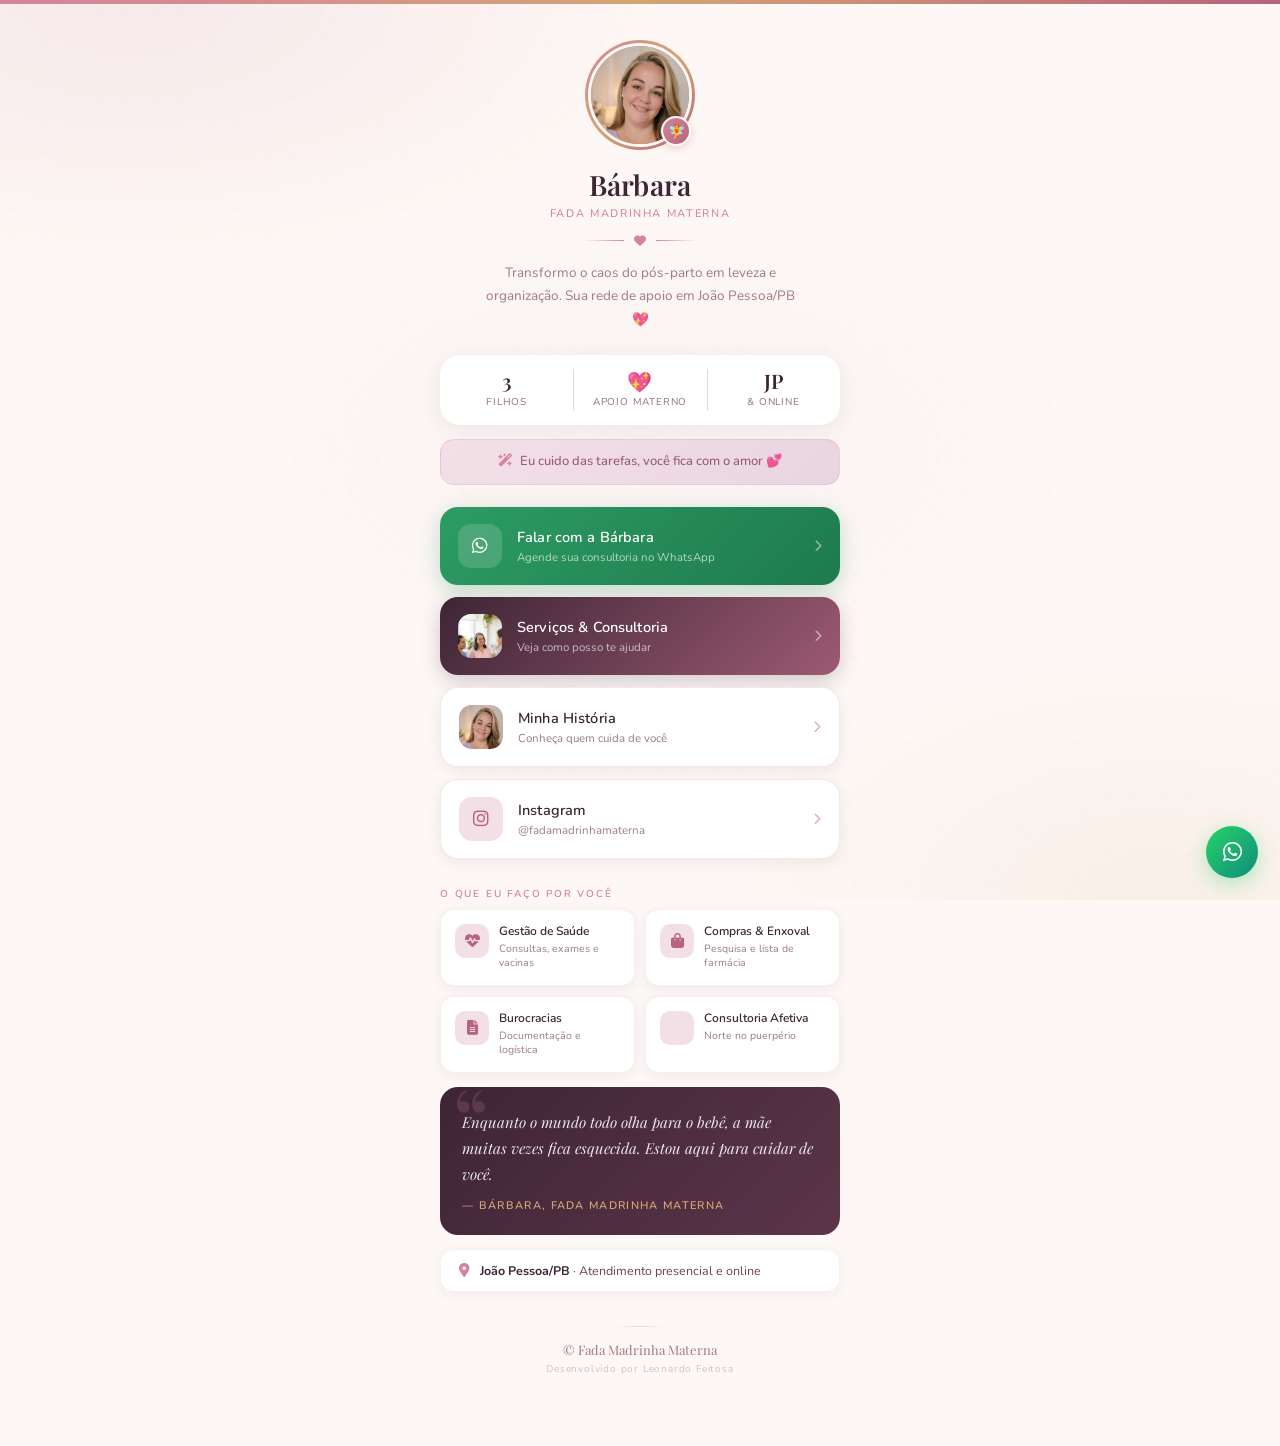
<file: index.html>
<!DOCTYPE html>
<html lang="pt-BR">
<head>
<meta charset="UTF-8">
<meta name="viewport" content="width=device-width, initial-scale=1.0">
<title>Fada Madrinha Materna — Bárbara</title>
<meta name="description" content="Apoio materno em João Pessoa/PB. Transformo o caos do pós-parto em leveza e organização.">
<link href="https://fonts.googleapis.com/css2?family=Playfair+Display:ital,wght@0,400;0,600;1,400&family=Nunito:wght@300;400;500;600&display=swap" rel="stylesheet">
<link rel="stylesheet" href="https://cdnjs.cloudflare.com/ajax/libs/font-awesome/6.4.0/css/all.min.css">
<style>

:root {
  --blush: #f9f0f3;
  --rose-light: #f3e0e7;
  --rose: #d4849e;
  --rose-dark: #b8637d;
  --mauve: #9c5a72;
  --lilac: #e8d5e0;
  --cream: #fdf8f5;
  --warm: #f7ede8;
  --brown-soft: #7a5060;
  --text-dark: #3d2535;
  --text-mid: #6b4058;
  --text-soft: #9e7a88;
  --gold: #d4a574;
  --gold-light: #f0dcc5;
}

* { margin: 0; padding: 0; box-sizing: border-box; }

body {
  background-color: var(--cream);
  font-family: 'Nunito', sans-serif;
  min-height: 100vh;
  overflow-x: hidden;
}

body::before {
  content: '';
  position: fixed;
  inset: 0;
  background-image:
    radial-gradient(ellipse 80% 55% at 10% 0%, rgba(212,132,158,0.13) 0%, transparent 55%),
    radial-gradient(ellipse 60% 50% at 90% 100%, rgba(212,165,116,0.1) 0%, transparent 55%),
    radial-gradient(ellipse 50% 40% at 50% 50%, rgba(232,213,224,0.15) 0%, transparent 70%);
  pointer-events: none;
  z-index: 0;
}

/* Subtle dot pattern */
body::after {
  content: '';
  position: fixed;
  inset: 0;
  background-image: radial-gradient(circle, rgba(212,132,158,0.06) 1px, transparent 1px);
  background-size: 28px 28px;
  pointer-events: none;
  z-index: 0;
}

.top-bar {
  height: 4px;
  background: linear-gradient(90deg, var(--rose), var(--gold), var(--rose-dark));
}

.page {
  position: relative;
  z-index: 1;
  max-width: 440px;
  margin: 0 auto;
  padding: 0 0 70px;
}

/* ---- HERO ---- */
.hero {
  padding: 36px 28px 0;
  text-align: center;
  animation: fadeUp 0.6s ease both;
}

.avatar-wrapper {
  position: relative;
  display: inline-block;
  margin-bottom: 18px;
}

.avatar-ring {
  width: 110px;
  height: 110px;
  border-radius: 50%;
  padding: 3px;
  background: linear-gradient(135deg, var(--rose), var(--gold), var(--rose-dark));
  display: flex;
  align-items: center;
  justify-content: center;
}

.avatar-ring img {
  width: 100%;
  height: 100%;
  border-radius: 50%;
  object-fit: cover;
  object-position: center top;
  border: 3px solid var(--cream);
}

.fairy-badge {
  position: absolute;
  bottom: 4px;
  right: 4px;
  background: linear-gradient(135deg, var(--rose), var(--rose-dark));
  color: #fff;
  font-size: 14px;
  width: 30px;
  height: 30px;
  border-radius: 50%;
  display: flex;
  align-items: center;
  justify-content: center;
  border: 2px solid var(--cream);
  box-shadow: 0 2px 8px rgba(180,99,125,0.3);
}

.hero-name {
  font-family: 'Playfair Display', serif;
  font-size: 28px;
  font-weight: 600;
  color: var(--text-dark);
  letter-spacing: 0.01em;
  line-height: 1.2;
  margin-bottom: 4px;
}

.hero-handle {
  font-size: 11px;
  font-weight: 500;
  letter-spacing: 0.15em;
  text-transform: uppercase;
  color: var(--rose);
  margin-bottom: 14px;
}

.hero-divider {
  display: flex;
  align-items: center;
  justify-content: center;
  gap: 10px;
  margin-bottom: 14px;
}

.hero-divider span {
  width: 40px;
  height: 1px;
  background: linear-gradient(90deg, transparent, var(--rose));
}

.hero-divider span:last-child {
  background: linear-gradient(90deg, var(--rose), transparent);
}

.hero-divider i {
  color: var(--rose);
  font-size: 12px;
}

.hero-bio {
  font-size: 13.5px;
  color: var(--text-soft);
  line-height: 1.75;
  font-weight: 400;
  max-width: 310px;
  margin: 0 auto;
}

/* ---- STATS ---- */
.stats {
  display: flex;
  justify-content: center;
  gap: 0;
  margin: 24px 20px 0;
  background: #fff;
  border-radius: 20px;
  box-shadow: 0 4px 20px rgba(61,37,53,0.07);
  overflow: hidden;
  animation: fadeUp 0.6s 0.08s ease both;
}

.stat {
  flex: 1;
  text-align: center;
  padding: 16px 10px;
  position: relative;
}

.stat + .stat::before {
  content: '';
  position: absolute;
  left: 0;
  top: 20%;
  height: 60%;
  width: 1px;
  background: var(--lilac);
}

.stat-num {
  font-family: 'Playfair Display', serif;
  font-size: 20px;
  font-weight: 600;
  color: var(--text-dark);
  line-height: 1;
}

.stat-label {
  font-size: 10px;
  color: var(--text-soft);
  letter-spacing: 0.08em;
  text-transform: uppercase;
  margin-top: 4px;
  font-weight: 500;
}

/* ---- TAGLINE PILL ---- */
.tagline {
  margin: 14px 20px 0;
  padding: 12px 20px;
  background: linear-gradient(135deg, var(--rose-light), var(--lilac));
  border-radius: 14px;
  text-align: center;
  font-size: 13px;
  color: var(--mauve);
  font-weight: 500;
  line-height: 1.5;
  animation: fadeUp 0.6s 0.12s ease both;
  border: 1px solid rgba(212,132,158,0.2);
}

.tagline i {
  color: var(--rose);
  margin-right: 4px;
}

/* ---- LINKS ---- */
.links {
  padding: 22px 20px 0;
  display: flex;
  flex-direction: column;
  gap: 12px;
  animation: fadeUp 0.6s 0.16s ease both;
}

.link-card {
  display: flex;
  align-items: center;
  gap: 15px;
  padding: 17px 18px;
  border-radius: 18px;
  text-decoration: none;
  position: relative;
  overflow: hidden;
  transition: transform 0.25s ease, box-shadow 0.25s ease;
}

.link-card:hover {
  transform: translateY(-2px);
}

.link-card:active { transform: translateY(0); }

/* ACCENT - WhatsApp */
.link-card.accent {
  background: linear-gradient(135deg, #2d9c63, #1e7a4e);
  box-shadow: 0 6px 20px rgba(37,156,99,0.28);
}

/* PRIMARY - dark rose */
.link-card.primary {
  background: linear-gradient(135deg, var(--text-dark), var(--mauve));
  box-shadow: 0 6px 20px rgba(61,37,53,0.22);
}

/* SOFT - white */
.link-card.soft {
  background: #fff;
  box-shadow: 0 4px 14px rgba(61,37,53,0.08);
  border: 1px solid rgba(212,132,158,0.2);
}

.link-icon {
  width: 44px;
  height: 44px;
  border-radius: 13px;
  display: flex;
  align-items: center;
  justify-content: center;
  font-size: 18px;
  flex-shrink: 0;
  transition: transform 0.2s ease;
}

.link-card:hover .link-icon { transform: scale(1.08); }

.accent .link-icon {
  background: rgba(255,255,255,0.15);
  color: #fff;
}

.primary .link-icon {
  background: rgba(255,255,255,0.12);
  color: var(--gold);
}

.soft .link-icon {
  background: var(--rose-light);
  color: var(--rose-dark);
}

.link-text { flex: 1; }

.link-title {
  font-size: 14.5px;
  font-weight: 600;
  margin-bottom: 2px;
  letter-spacing: 0.01em;
}

.accent .link-title,
.primary .link-title { color: #fff; }

.soft .link-title { color: var(--text-dark); }

.link-sub {
  font-size: 11.5px;
  font-weight: 400;
}

.accent .link-sub,
.primary .link-sub { color: rgba(255,255,255,0.65); }

.soft .link-sub { color: var(--text-soft); }

.link-arrow {
  font-size: 12px;
  transition: transform 0.2s ease, opacity 0.2s ease;
  opacity: 0.5;
}

.link-card:hover .link-arrow { transform: translateX(3px); opacity: 1; }

.accent .link-arrow,
.primary .link-arrow { color: #fff; }

.soft .link-arrow { color: var(--rose-dark); }

/* ---- ABOUT TEASER ---- */
.about-teaser {
  margin: 22px 20px 0;
  padding: 22px;
  background: #fff;
  border-radius: 20px;
  box-shadow: 0 4px 16px rgba(61,37,53,0.07);
  border: 1px solid rgba(212,132,158,0.15);
  animation: fadeUp 0.6s 0.2s ease both;
  position: relative;
  overflow: hidden;
}

.about-teaser::before {
  content: '🧚‍♀️';
  position: absolute;
  top: -8px;
  right: 14px;
  font-size: 48px;
  opacity: 0.12;
  line-height: 1;
}

.about-label {
  font-size: 10px;
  letter-spacing: 0.18em;
  text-transform: uppercase;
  color: var(--rose);
  font-weight: 600;
  margin-bottom: 8px;
}

.about-teaser h2 {
  font-family: 'Playfair Display', serif;
  font-size: 17px;
  color: var(--text-dark);
  margin-bottom: 10px;
  line-height: 1.3;
}

.about-teaser p {
  font-size: 13px;
  color: var(--text-soft);
  line-height: 1.75;
  margin-bottom: 14px;
}

.read-more {
  display: inline-flex;
  align-items: center;
  gap: 6px;
  font-size: 12px;
  font-weight: 600;
  color: var(--rose-dark);
  text-decoration: none;
  letter-spacing: 0.04em;
  transition: gap 0.2s ease;
}

.read-more:hover { gap: 10px; }

/* ---- SERVICES PREVIEW ---- */
.section-label {
  padding: 0 20px;
  margin-top: 28px;
  margin-bottom: -6px;
  font-size: 10px;
  font-weight: 600;
  letter-spacing: 0.18em;
  text-transform: uppercase;
  color: var(--rose);
  animation: fadeUp 0.6s 0.22s ease both;
}

.services-preview {
  margin: 14px 20px 0;
  display: grid;
  grid-template-columns: 1fr 1fr;
  gap: 10px;
  animation: fadeUp 0.6s 0.24s ease both;
}

.service-pill {
  background: #fff;
  border-radius: 14px;
  padding: 14px 14px;
  box-shadow: 0 3px 12px rgba(61,37,53,0.07);
  border: 1px solid rgba(212,132,158,0.15);
  display: flex;
  align-items: flex-start;
  gap: 10px;
  text-decoration: none;
  transition: transform 0.2s ease, box-shadow 0.2s ease;
}

.service-pill:hover {
  transform: translateY(-2px);
  box-shadow: 0 8px 20px rgba(61,37,53,0.11);
}

.pill-icon {
  width: 34px;
  height: 34px;
  border-radius: 10px;
  background: var(--rose-light);
  display: flex;
  align-items: center;
  justify-content: center;
  color: var(--rose-dark);
  font-size: 15px;
  flex-shrink: 0;
}

.pill-text {
  flex: 1;
}

.pill-name {
  font-size: 12px;
  font-weight: 600;
  color: var(--text-dark);
  line-height: 1.3;
  margin-bottom: 2px;
}

.pill-desc {
  font-size: 10.5px;
  color: var(--text-soft);
  line-height: 1.4;
}

/* ---- QUOTE CARD ---- */
.quote-card {
  margin: 14px 20px 0;
  padding: 22px;
  background: linear-gradient(135deg, var(--text-dark), #5c3549);
  border-radius: 18px;
  position: relative;
  overflow: hidden;
  animation: fadeUp 0.6s 0.28s ease both;
}

.quote-card::before {
  content: '\201C';
  position: absolute;
  top: -14px;
  left: 12px;
  font-family: 'Playfair Display', serif;
  font-size: 90px;
  color: rgba(212,132,158,0.2);
  line-height: 1;
  pointer-events: none;
}

.quote-card p {
  font-family: 'Playfair Display', serif;
  font-size: 15px;
  font-style: italic;
  color: rgba(255,255,255,0.88);
  line-height: 1.75;
  font-weight: 400;
  margin-bottom: 10px;
}

.quote-author {
  font-size: 11px;
  color: var(--gold);
  letter-spacing: 0.12em;
  text-transform: uppercase;
  font-weight: 600;
}

/* ---- LOCATION CHIP ---- */
.location-chip {
  margin: 14px 20px 0;
  padding: 12px 18px;
  background: #fff;
  border-radius: 14px;
  box-shadow: 0 3px 12px rgba(61,37,53,0.06);
  display: flex;
  align-items: center;
  gap: 10px;
  font-size: 12.5px;
  color: var(--text-mid);
  border: 1px solid rgba(212,132,158,0.12);
  animation: fadeUp 0.6s 0.3s ease both;
}

.location-chip i {
  color: var(--rose);
  font-size: 14px;
}

.location-chip strong {
  color: var(--text-dark);
}

/* ---- FOOTER ---- */
footer {
  text-align: center;
  margin-top: 34px;
  padding: 0 20px;
  animation: fadeUp 0.6s 0.32s ease both;
}

.footer-divider {
  width: 50px;
  height: 1px;
  background: linear-gradient(90deg, transparent, var(--lilac), transparent);
  margin: 0 auto 14px;
}

.footer-name {
  font-family: 'Playfair Display', serif;
  font-size: 13px;
  color: var(--text-soft);
  margin-bottom: 4px;
}

.footer-credit {
  font-size: 10px;
  color: rgba(158,122,136,0.45);
  letter-spacing: 0.08em;
}

/* ---- WA FLOAT ---- */
.wa-float {
  position: fixed;
  bottom: 22px;
  right: 22px;
  width: 52px;
  height: 52px;
  border-radius: 50%;
  background: linear-gradient(135deg, #25d366, #128c7e);
  color: #fff;
  display: flex;
  align-items: center;
  justify-content: center;
  font-size: 22px;
  box-shadow: 0 6px 20px rgba(37,211,102,0.35);
  text-decoration: none;
  z-index: 100;
  transition: transform 0.25s ease;
  animation: pulse 2.5s ease infinite;
}

.wa-float:hover { transform: scale(1.08); }

@keyframes pulse {
  0%, 100% { box-shadow: 0 6px 20px rgba(37,211,102,0.35); }
  50% { box-shadow: 0 6px 30px rgba(37,211,102,0.55); }
}

@keyframes fadeUp {
  from { opacity: 0; transform: translateY(16px); }
  to { opacity: 1; transform: translateY(0); }
}

</style>
</head>
<body>

<div class="top-bar"></div>

<div class="page">

  <!-- HERO -->
  <section class="hero">
    <div class="avatar-wrapper">
      <div class="avatar-ring">
        <img src="assets/logoo.jpeg" alt="Bárbara — Fada Madrinha Materna">
      </div>
      <div class="fairy-badge">🧚</div>
    </div>
    <h1 class="hero-name">Bárbara</h1>
    <p class="hero-handle">Fada Madrinha Materna</p>
    <div class="hero-divider">
      <span></span>
      <i class="fa-solid fa-heart"></i>
      <span></span>
    </div>
    <p class="hero-bio">Transformo o caos do pós-parto em leveza e organização. Sua rede de apoio em João Pessoa/PB 💖</p>
  </section>

  <!-- STATS -->
  <div class="stats">
    <div class="stat">
      <div class="stat-num">3</div>
      <div class="stat-label">Filhos</div>
    </div>
    <div class="stat">
      <div class="stat-num">💖</div>
      <div class="stat-label">Apoio Materno</div>
    </div>
    <div class="stat">
      <div class="stat-num">JP</div>
      <div class="stat-label">& Online</div>
    </div>
  </div>

  <!-- TAGLINE -->
  <div class="tagline">
    <i class="fa-solid fa-wand-magic-sparkles"></i>
    Eu cuido das tarefas, você fica com o amor 💕
  </div>

  <!-- LINKS -->
  <div class="links">

    <a href="https://wa.me/5583998493917" target="_blank" class="link-card accent">
      <div class="link-icon"><i class="fa-brands fa-whatsapp"></i></div>
      <div class="link-text">
        <div class="link-title">Falar com a Bárbara</div>
        <div class="link-sub">Agende sua consultoria no WhatsApp</div>
      </div>
      <i class="fa-solid fa-chevron-right link-arrow"></i>
    </a>

    <a href="servicos.html" class="link-card primary">
      <div class="link-icon" style="padding:0;overflow:hidden;border-radius:13px;"><img src="assets/consulta.jpeg" alt="Atendimento" style="width:100%;height:100%;object-fit:cover;object-position:center top;display:block;"></div>
      <div class="link-text">
        <div class="link-title">Serviços &amp; Consultoria</div>
        <div class="link-sub">Veja como posso te ajudar</div>
      </div>
      <i class="fa-solid fa-chevron-right link-arrow"></i>
    </a>

    <a href="sobre.html" class="link-card soft">
      <div class="link-icon" style="padding:0;overflow:hidden;border-radius:13px;"><img src="assets/logoo.jpeg" alt="Atendimento" style="width:100%;height:100%;object-fit:cover;object-position:center top;display:block;"></div>
      <div class="link-text">
        <div class="link-title">Minha História</div>
        <div class="link-sub">Conheça quem cuida de você</div>
      </div>
      <i class="fa-solid fa-chevron-right link-arrow"></i>
    </a>

    <a href="https://instagram.com/fadamadrinhamaterna" target="_blank" class="link-card soft">
      <div class="link-icon"><i class="fa-brands fa-instagram"></i></div>
      <div class="link-text">
        <div class="link-title">Instagram</div>
        <div class="link-sub">@fadamadrinhamaterna</div>
      </div>
      <i class="fa-solid fa-chevron-right link-arrow"></i>
    </a>

  </div>

  <!-- SERVICES PREVIEW -->
  <p class="section-label">O que eu faço por você</p>
  <div class="services-preview">

    <div class="service-pill">
      <div class="pill-icon"><i class="fa-solid fa-heart-pulse"></i></div>
      <div class="pill-text">
        <div class="pill-name">Gestão de Saúde</div>
        <div class="pill-desc">Consultas, exames e vacinas</div>
      </div>
    </div>

    <div class="service-pill">
      <div class="pill-icon"><i class="fa-solid fa-bag-shopping"></i></div>
      <div class="pill-text">
        <div class="pill-name">Compras &amp; Enxoval</div>
        <div class="pill-desc">Pesquisa e lista de farmácia</div>
      </div>
    </div>

    <div class="service-pill">
      <div class="pill-icon"><i class="fa-solid fa-file-lines"></i></div>
      <div class="pill-text">
        <div class="pill-name">Burocracias</div>
        <div class="pill-desc">Documentação e logística</div>
      </div>
    </div>

    <div class="service-pill">
      <div class="pill-icon"><i class="fa-solid fa-hands-holding-heart"></i></div>
      <div class="pill-text">
        <div class="pill-name">Consultoria Afetiva</div>
        <div class="pill-desc">Norte no puerpério</div>
      </div>
    </div>

  </div>

  <!-- QUOTE -->
  <div class="quote-card">
    <p>Enquanto o mundo todo olha para o bebê, a mãe muitas vezes fica esquecida. Estou aqui para cuidar de você.</p>
    <div class="quote-author">— Bárbara, Fada Madrinha Materna</div>
  </div>

  <!-- LOCATION -->
  <div class="location-chip">
    <i class="fa-solid fa-location-dot"></i>
    <span><strong>João Pessoa/PB</strong> · Atendimento presencial e online</span>
  </div>

  <!-- FOOTER -->
  <footer>
    <div class="footer-divider"></div>
    <p class="footer-name">© Fada Madrinha Materna</p>
    <p class="footer-credit">Desenvolvido por Leonardo Feitosa</p>
  </footer>

</div>

<!-- WA FLOAT -->
<a href="https://wa.me/5583998493917" target="_blank" class="wa-float" aria-label="WhatsApp">
  <i class="fa-brands fa-whatsapp"></i>
</a>

</body>
</html>
</file>
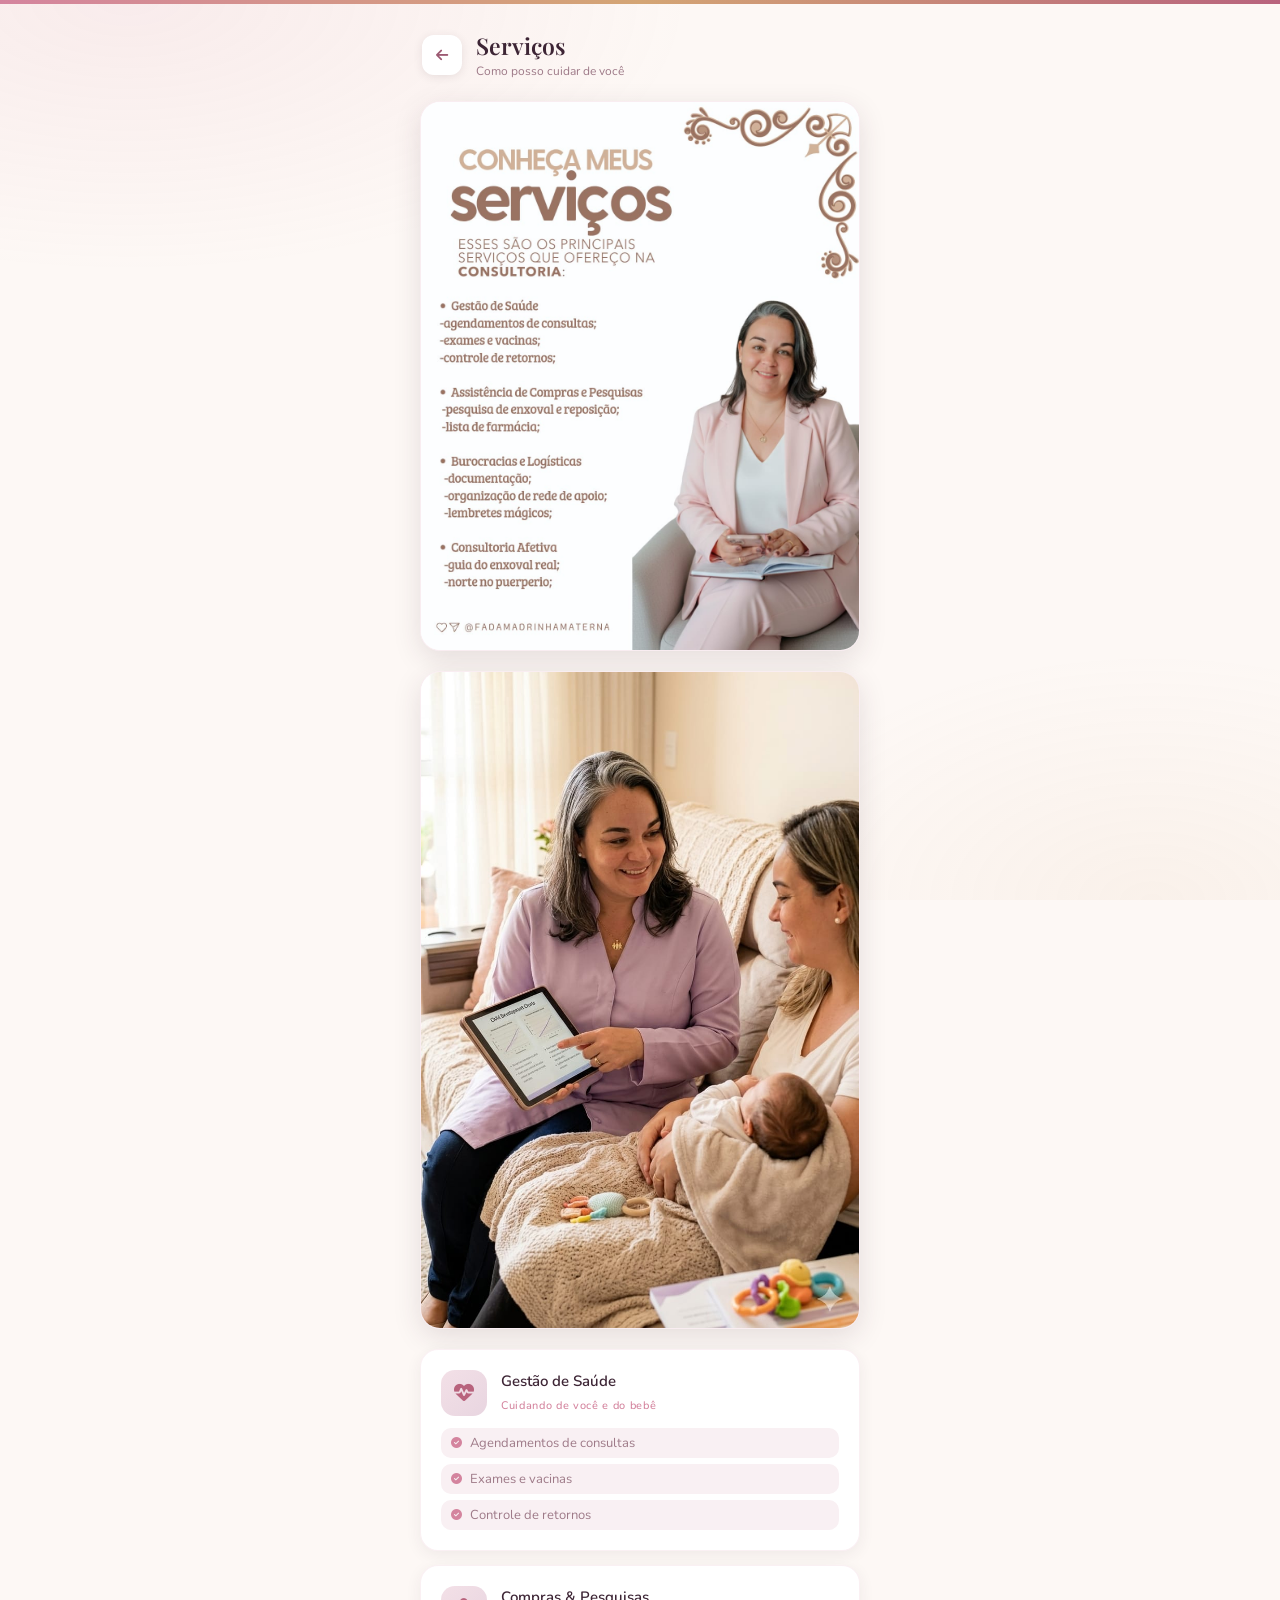
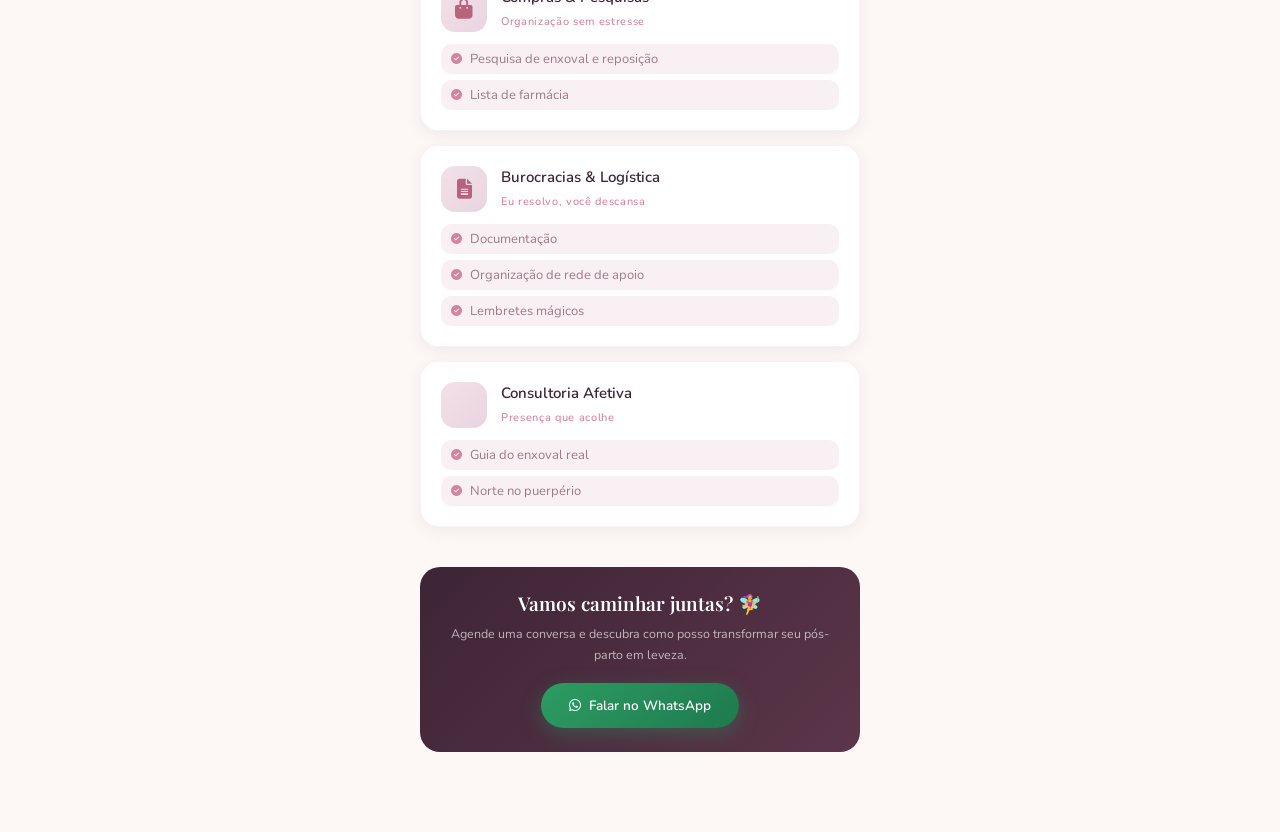
<file: servicos.html>
<!DOCTYPE html>
<html lang="pt-BR">
<head>
<meta charset="UTF-8">
<meta name="viewport" content="width=device-width, initial-scale=1.0">
<title>Serviços — Fada Madrinha Materna</title>
<link href="https://fonts.googleapis.com/css2?family=Playfair+Display:ital,wght@0,400;0,600;1,400&family=Nunito:wght@300;400;500;600&display=swap" rel="stylesheet">
<link rel="stylesheet" href="https://cdnjs.cloudflare.com/ajax/libs/font-awesome/6.4.0/css/all.min.css">
<style>

:root {
  --blush: #f9f0f3;
  --rose-light: #f3e0e7;
  --rose: #d4849e;
  --rose-dark: #b8637d;
  --mauve: #9c5a72;
  --lilac: #e8d5e0;
  --cream: #fdf8f5;
  --warm: #f7ede8;
  --text-dark: #3d2535;
  --text-mid: #6b4058;
  --text-soft: #9e7a88;
  --gold: #d4a574;
  --gold-light: #f0dcc5;
}

* { margin: 0; padding: 0; box-sizing: border-box; }

body {
  background-color: var(--cream);
  font-family: 'Nunito', sans-serif;
  min-height: 100vh;
}

body::before {
  content: '';
  position: fixed;
  inset: 0;
  background-image:
    radial-gradient(ellipse 80% 55% at 10% 0%, rgba(212,132,158,0.1) 0%, transparent 55%),
    radial-gradient(ellipse 60% 50% at 90% 100%, rgba(212,165,116,0.08) 0%, transparent 55%);
  pointer-events: none;
  z-index: 0;
}

.top-bar {
  height: 4px;
  background: linear-gradient(90deg, var(--rose), var(--gold), var(--rose-dark));
  position: sticky;
  top: 0;
  z-index: 50;
}

.page {
  position: relative;
  z-index: 1;
  max-width: 480px;
  margin: 0 auto;
  padding: 0 0 80px;
}

/* ---- HEADER ---- */
.page-header {
  padding: 26px 22px 22px;
  display: flex;
  align-items: center;
  gap: 14px;
  animation: fadeUp 0.5s ease both;
}

.back-btn {
  width: 40px;
  height: 40px;
  border-radius: 12px;
  background: #fff;
  box-shadow: 0 2px 10px rgba(61,37,53,0.1);
  display: flex;
  align-items: center;
  justify-content: center;
  color: var(--mauve);
  text-decoration: none;
  font-size: 14px;
  flex-shrink: 0;
  transition: transform 0.2s ease;
}

.back-btn:hover { transform: translateX(-2px); }

.page-header-text h1 {
  font-family: 'Playfair Display', serif;
  font-size: 23px;
  font-weight: 600;
  color: var(--text-dark);
}

.page-header-text p {
  font-size: 12px;
  color: var(--text-soft);
  margin-top: 2px;
}

/* ---- FLYER CARD ---- */
.flyer-card {
  margin: 0 20px 20px;
  border-radius: 20px;
  overflow: hidden;
  box-shadow: 0 8px 28px rgba(61,37,53,0.13);
  border: 1px solid rgba(212,132,158,0.15);
  animation: fadeUp 0.5s 0.05s ease both;
  background: #fff;
}

.flyer-card img {
  width: 100%;
  height: auto;
  display: block;
}

/* ---- SERVICES LIST ---- */
.services-list {
  padding: 0 20px;
  display: flex;
  flex-direction: column;
  gap: 14px;
  animation: fadeUp 0.5s 0.1s ease both;
}

.service-block {
  background: #fff;
  border-radius: 18px;
  padding: 20px 20px;
  box-shadow: 0 4px 16px rgba(61,37,53,0.07);
  border: 1px solid rgba(212,132,158,0.12);
  transition: transform 0.25s ease, box-shadow 0.25s ease;
}

.service-block:hover {
  transform: translateY(-2px);
  box-shadow: 0 10px 24px rgba(61,37,53,0.12);
}

.service-header {
  display: flex;
  align-items: center;
  gap: 14px;
  margin-bottom: 12px;
}

.service-icon {
  width: 46px;
  height: 46px;
  border-radius: 14px;
  background: linear-gradient(135deg, var(--rose-light), var(--lilac));
  display: flex;
  align-items: center;
  justify-content: center;
  color: var(--rose-dark);
  font-size: 20px;
  flex-shrink: 0;
}

.service-header-text h3 {
  font-size: 15px;
  font-weight: 600;
  color: var(--text-dark);
  margin-bottom: 2px;
}

.service-header-text span {
  font-size: 11px;
  color: var(--rose);
  font-weight: 500;
  letter-spacing: 0.06em;
}

.service-items {
  list-style: none;
  display: flex;
  flex-direction: column;
  gap: 6px;
}

.service-items li {
  display: flex;
  align-items: center;
  gap: 8px;
  font-size: 13px;
  color: var(--text-soft);
  padding: 6px 10px;
  background: var(--blush);
  border-radius: 10px;
  font-weight: 400;
}

.service-items li i {
  color: var(--rose);
  font-size: 11px;
  flex-shrink: 0;
}

/* ---- FUTURE PHOTOS NOTE ---- */
.photos-note {
  margin: 0 20px;
  padding: 16px 18px;
  background: linear-gradient(135deg, var(--rose-light), var(--lilac));
  border-radius: 14px;
  display: flex;
  align-items: center;
  gap: 12px;
  font-size: 12.5px;
  color: var(--mauve);
  animation: fadeUp 0.5s 0.15s ease both;
  border: 1px solid rgba(212,132,158,0.2);
}

.photos-note i {
  font-size: 20px;
  flex-shrink: 0;
}

/* ---- CTA ---- */
.cta-banner {
  margin: 0 20px;
  padding: 24px 22px;
  background: linear-gradient(135deg, var(--text-dark), #5c3549);
  border-radius: 20px;
  text-align: center;
  animation: fadeUp 0.5s 0.2s ease both;
}

.cta-banner h2 {
  font-family: 'Playfair Display', serif;
  font-size: 19px;
  font-weight: 600;
  color: #fff;
  margin-bottom: 8px;
  line-height: 1.3;
}

.cta-banner p {
  font-size: 12.5px;
  color: rgba(255,255,255,0.65);
  line-height: 1.65;
  margin-bottom: 18px;
}

.cta-btn {
  display: inline-flex;
  align-items: center;
  gap: 8px;
  background: linear-gradient(135deg, #2d9c63, #1e7a4e);
  color: #fff;
  padding: 13px 28px;
  border-radius: 30px;
  font-size: 13.5px;
  font-weight: 600;
  text-decoration: none;
  box-shadow: 0 6px 20px rgba(37,156,99,0.35);
  transition: transform 0.2s ease, box-shadow 0.2s ease;
}

.cta-btn:hover {
  transform: translateY(-2px);
  box-shadow: 0 10px 28px rgba(37,156,99,0.45);
}

/* ---- GAP HELPER ---- */
.gap { height: 20px; }

@keyframes fadeUp {
  from { opacity: 0; transform: translateY(14px); }
  to { opacity: 1; transform: translateY(0); }
}

</style>
</head>
<body>

<div class="top-bar"></div>

<div class="page">

  <div class="page-header">
    <a href="index.html" class="back-btn"><i class="fa-solid fa-arrow-left"></i></a>
    <div class="page-header-text">
      <h1>Serviços</h1>
      <p>Como posso cuidar de você</p>
    </div>
  </div>

  <!-- FLYER COMPLETO -->
  <div class="flyer-card">
    <img src="assets/servicos.jpeg" alt="Conheça meus Serviços — Fada Madrinha Materna">
  </div>

  <!-- FOTO ATENDIMENTO -->
  <div class="flyer-card">
    <img src="assets/atendimento.jpeg" alt="Atendimento — Fada Madrinha Materna">
  </div>

  <!-- SERVICES -->
  <div class="services-list">

    <div class="service-block">
      <div class="service-header">
        <div class="service-icon"><i class="fa-solid fa-heart-pulse"></i></div>
        <div class="service-header-text">
          <h3>Gestão de Saúde</h3>
          <span>Cuidando de você e do bebê</span>
        </div>
      </div>
      <ul class="service-items">
        <li><i class="fa-solid fa-circle-check"></i> Agendamentos de consultas</li>
        <li><i class="fa-solid fa-circle-check"></i> Exames e vacinas</li>
        <li><i class="fa-solid fa-circle-check"></i> Controle de retornos</li>
      </ul>
    </div>

    <div class="service-block">
      <div class="service-header">
        <div class="service-icon"><i class="fa-solid fa-bag-shopping"></i></div>
        <div class="service-header-text">
          <h3>Compras &amp; Pesquisas</h3>
          <span>Organização sem estresse</span>
        </div>
      </div>
      <ul class="service-items">
        <li><i class="fa-solid fa-circle-check"></i> Pesquisa de enxoval e reposição</li>
        <li><i class="fa-solid fa-circle-check"></i> Lista de farmácia</li>
      </ul>
    </div>

    <div class="service-block">
      <div class="service-header">
        <div class="service-icon"><i class="fa-solid fa-file-lines"></i></div>
        <div class="service-header-text">
          <h3>Burocracias &amp; Logística</h3>
          <span>Eu resolvo, você descansa</span>
        </div>
      </div>
      <ul class="service-items">
        <li><i class="fa-solid fa-circle-check"></i> Documentação</li>
        <li><i class="fa-solid fa-circle-check"></i> Organização de rede de apoio</li>
        <li><i class="fa-solid fa-circle-check"></i> Lembretes mágicos</li>
      </ul>
    </div>

    <div class="service-block">
      <div class="service-header">
        <div class="service-icon"><i class="fa-solid fa-hands-holding-heart"></i></div>
        <div class="service-header-text">
          <h3>Consultoria Afetiva</h3>
          <span>Presença que acolhe</span>
        </div>
      </div>
      <ul class="service-items">
        <li><i class="fa-solid fa-circle-check"></i> Guia do enxoval real</li>
        <li><i class="fa-solid fa-circle-check"></i> Norte no puerpério</li>
      </ul>
    </div>

  </div>

  <div class="gap"></div>

  <!-- FUTURE PHOTOS NOTE -->
  

  <div class="gap"></div>

  <!-- CTA -->
  <div class="cta-banner">
    <h2>Vamos caminhar juntas? 🧚‍♀️</h2>
    <p>Agende uma conversa e descubra como posso transformar seu pós-parto em leveza.</p>
    <a href="https://wa.me/5583998493917" target="_blank" class="cta-btn">
      <i class="fa-brands fa-whatsapp"></i> Falar no WhatsApp
    </a>
  </div>

</div>

</body>
</html>
</file>
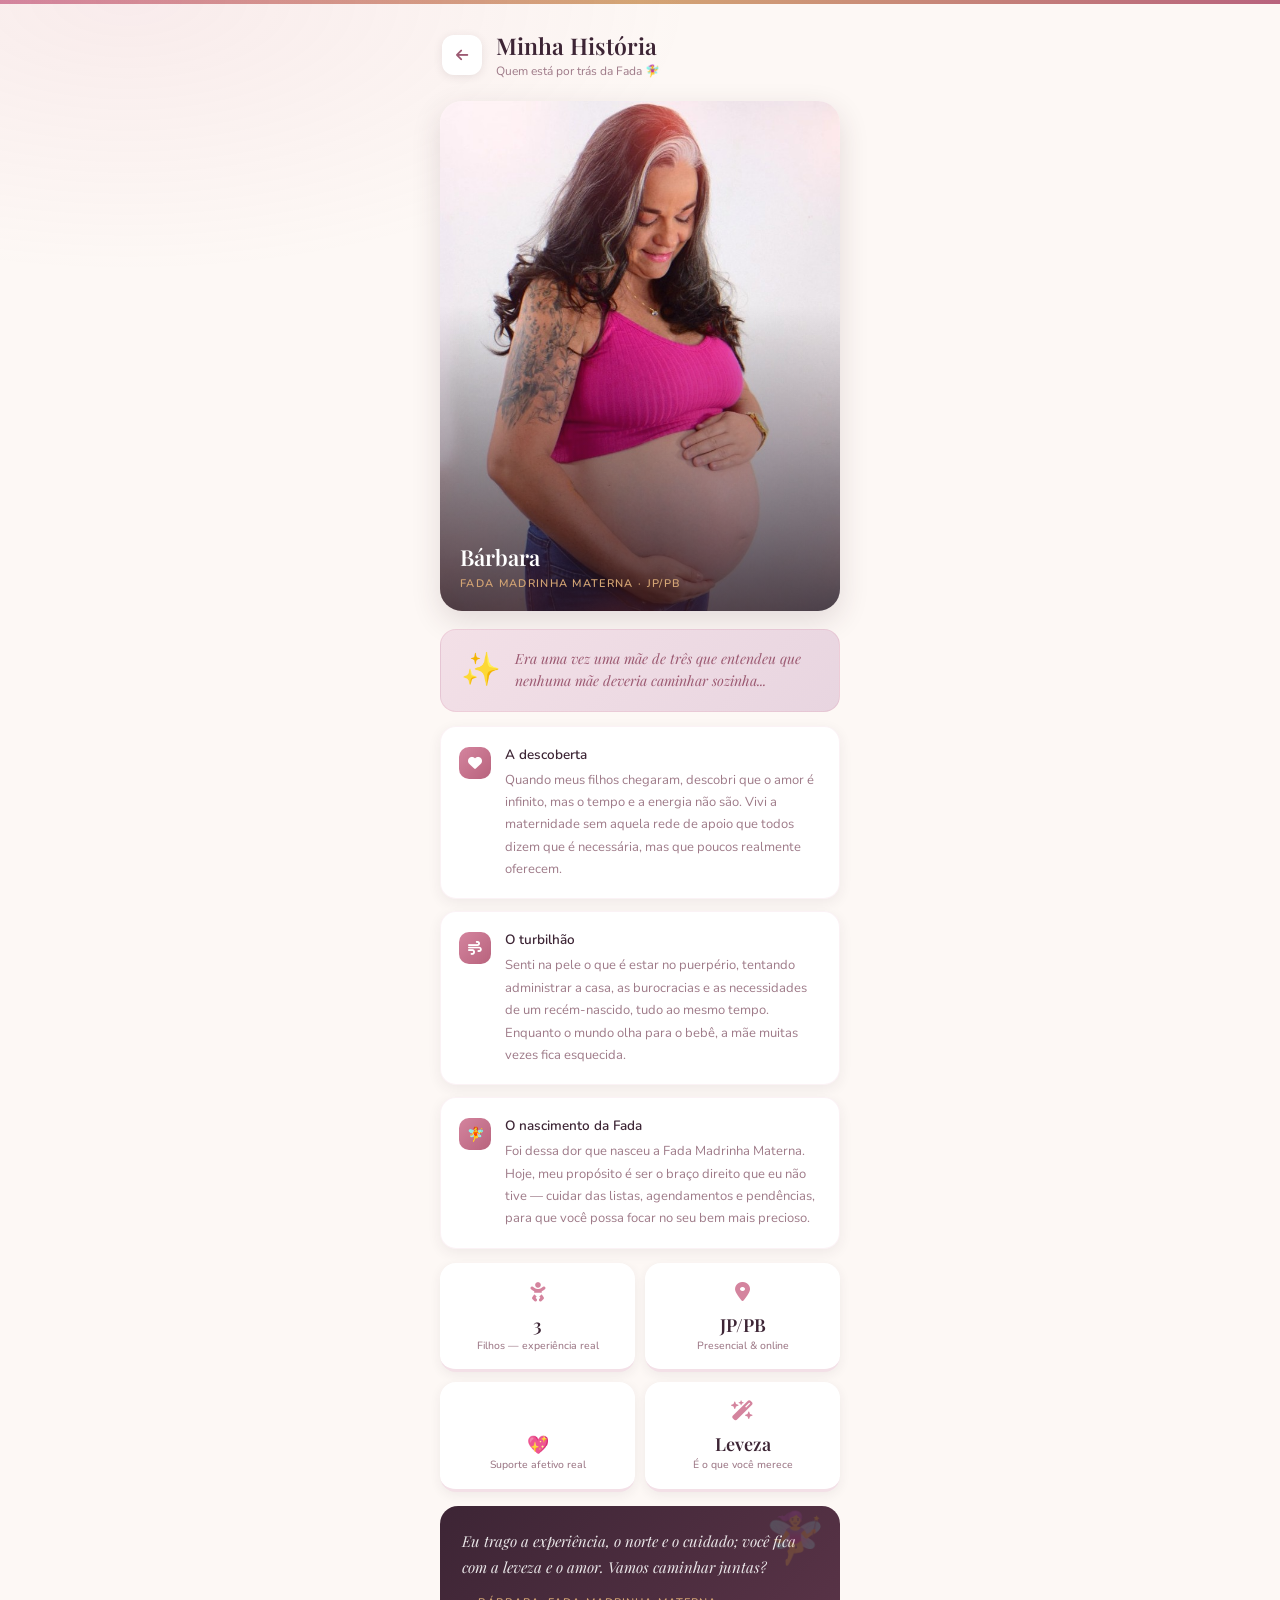
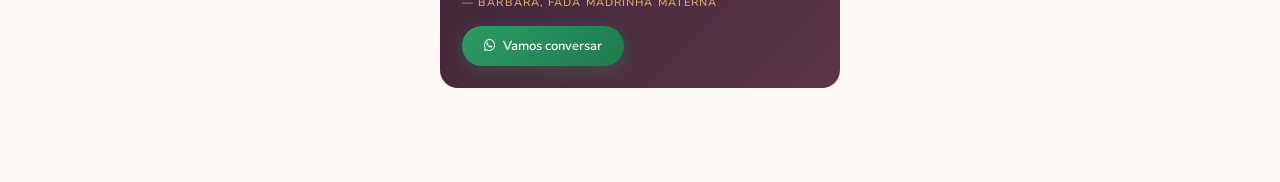
<file: sobre.html>
<!DOCTYPE html>
<html lang="pt-BR">
<head>
<meta charset="UTF-8">
<meta name="viewport" content="width=device-width, initial-scale=1.0">
<title>Sobre — Fada Madrinha Materna</title>
<link href="https://fonts.googleapis.com/css2?family=Playfair+Display:ital,wght@0,400;0,600;1,400&family=Nunito:wght@300;400;500;600&display=swap" rel="stylesheet">
<link rel="stylesheet" href="https://cdnjs.cloudflare.com/ajax/libs/font-awesome/6.4.0/css/all.min.css">
<style>

:root {
  --blush: #f9f0f3;
  --rose-light: #f3e0e7;
  --rose: #d4849e;
  --rose-dark: #b8637d;
  --mauve: #9c5a72;
  --lilac: #e8d5e0;
  --cream: #fdf8f5;
  --text-dark: #3d2535;
  --text-mid: #6b4058;
  --text-soft: #9e7a88;
  --gold: #d4a574;
}

* { margin: 0; padding: 0; box-sizing: border-box; }

body {
  background-color: var(--cream);
  font-family: 'Nunito', sans-serif;
  min-height: 100vh;
}

body::before {
  content: '';
  position: fixed;
  inset: 0;
  background-image:
    radial-gradient(ellipse 80% 55% at 10% 0%, rgba(212,132,158,0.1) 0%, transparent 55%);
  pointer-events: none;
  z-index: 0;
}

.top-bar {
  height: 4px;
  background: linear-gradient(90deg, var(--rose), var(--gold), var(--rose-dark));
}

.page {
  position: relative;
  z-index: 1;
  max-width: 440px;
  margin: 0 auto;
  padding: 0 0 80px;
}

.page-header {
  padding: 26px 22px 22px;
  display: flex;
  align-items: center;
  gap: 14px;
  animation: fadeUp 0.5s ease both;
}

.back-btn {
  width: 40px;
  height: 40px;
  border-radius: 12px;
  background: #fff;
  box-shadow: 0 2px 10px rgba(61,37,53,0.1);
  display: flex;
  align-items: center;
  justify-content: center;
  color: var(--mauve);
  text-decoration: none;
  font-size: 14px;
  flex-shrink: 0;
  transition: transform 0.2s ease;
}

.back-btn:hover { transform: translateX(-2px); }

.page-header-text h1 {
  font-family: 'Playfair Display', serif;
  font-size: 23px;
  font-weight: 600;
  color: var(--text-dark);
}

.page-header-text p {
  font-size: 12px;
  color: var(--text-soft);
  margin-top: 2px;
}

/* ---- PHOTO HERO ---- */
.photo-hero {
  margin: 0 20px 18px;
  border-radius: 22px;
  overflow: hidden;
  position: relative;
  box-shadow: 0 10px 30px rgba(61,37,53,0.14);
  animation: fadeUp 0.5s 0.05s ease both;
}

.photo-hero img {
  width: 100%;
  height: auto;
  display: block;
}

.photo-hero::after {
  content: '';
  position: absolute;
  inset: 0;
  background: linear-gradient(to top, rgba(30,15,25,0.72) 0%, rgba(30,15,25,0) 60%);
}

.photo-caption {
  position: absolute;
  bottom: 18px;
  left: 20px;
  z-index: 2;
}

.photo-caption h2 {
  font-family: 'Playfair Display', serif;
  font-size: 22px;
  font-weight: 600;
  color: #fff;
  line-height: 1.2;
}

.photo-caption span {
  font-size: 11px;
  color: var(--gold);
  letter-spacing: 0.12em;
  text-transform: uppercase;
  font-weight: 600;
}

/* ---- STORY INTRO ---- */
.story-intro {
  margin: 0 20px 14px;
  padding: 18px 20px;
  background: linear-gradient(135deg, var(--rose-light), var(--lilac));
  border-radius: 16px;
  display: flex;
  align-items: center;
  gap: 14px;
  border: 1px solid rgba(212,132,158,0.2);
  animation: fadeUp 0.5s 0.08s ease both;
}

.story-intro .emoji {
  font-size: 32px;
  flex-shrink: 0;
  line-height: 1;
}

.story-intro p {
  font-family: 'Playfair Display', serif;
  font-size: 14px;
  font-style: italic;
  color: var(--mauve);
  line-height: 1.6;
}

/* ---- STORY CARDS ---- */
.story-cards {
  margin: 0 20px;
  display: flex;
  flex-direction: column;
  gap: 12px;
  animation: fadeUp 0.5s 0.12s ease both;
}

.story-card {
  background: #fff;
  border-radius: 16px;
  padding: 18px 18px;
  box-shadow: 0 4px 14px rgba(61,37,53,0.07);
  border: 1px solid rgba(212,132,158,0.1);
  display: flex;
  gap: 14px;
  align-items: flex-start;
}

.story-step {
  width: 32px;
  height: 32px;
  border-radius: 10px;
  background: linear-gradient(135deg, var(--rose), var(--rose-dark));
  color: #fff;
  display: flex;
  align-items: center;
  justify-content: center;
  font-size: 14px;
  flex-shrink: 0;
  margin-top: 2px;
}

.story-card-text h3 {
  font-size: 13.5px;
  font-weight: 600;
  color: var(--text-dark);
  margin-bottom: 5px;
}

.story-card-text p {
  font-size: 13px;
  color: var(--text-soft);
  line-height: 1.72;
  font-weight: 400;
}

/* ---- HIGHLIGHTS ---- */
.highlights {
  margin: 14px 20px;
  display: grid;
  grid-template-columns: 1fr 1fr;
  gap: 10px;
  animation: fadeUp 0.5s 0.16s ease both;
}

.highlight {
  background: #fff;
  border-radius: 16px;
  padding: 16px 14px;
  box-shadow: 0 3px 12px rgba(61,37,53,0.07);
  text-align: center;
  border-bottom: 3px solid var(--rose-light);
}

.highlight-icon {
  font-size: 20px;
  color: var(--rose);
  margin-bottom: 7px;
}

.highlight-value {
  font-family: 'Playfair Display', serif;
  font-size: 18px;
  font-weight: 600;
  color: var(--text-dark);
  margin-bottom: 2px;
}

.highlight-label {
  font-size: 10.5px;
  color: var(--text-soft);
  line-height: 1.4;
  font-weight: 500;
}

/* ---- CLOSING QUOTE ---- */
.closing-quote {
  margin: 0 20px 14px;
  padding: 22px;
  background: linear-gradient(135deg, var(--text-dark), #5c3549);
  border-radius: 18px;
  position: relative;
  overflow: hidden;
  animation: fadeUp 0.5s 0.2s ease both;
}

.closing-quote::before {
  content: '🧚‍♀️';
  position: absolute;
  top: 8px;
  right: 14px;
  font-size: 50px;
  opacity: 0.15;
  line-height: 1;
}

.closing-quote p {
  font-family: 'Playfair Display', serif;
  font-size: 15px;
  font-style: italic;
  color: rgba(255,255,255,0.88);
  line-height: 1.75;
  margin-bottom: 14px;
}

.closing-quote .author {
  font-size: 11px;
  color: var(--gold);
  letter-spacing: 0.1em;
  text-transform: uppercase;
  font-weight: 600;
  margin-bottom: 16px;
}

.quote-cta {
  display: inline-flex;
  align-items: center;
  gap: 8px;
  background: linear-gradient(135deg, #2d9c63, #1e7a4e);
  color: #fff;
  padding: 11px 22px;
  border-radius: 24px;
  font-size: 13px;
  font-weight: 600;
  text-decoration: none;
  box-shadow: 0 4px 16px rgba(37,156,99,0.3);
  transition: transform 0.2s ease;
}

.quote-cta:hover { transform: scale(1.04); }

@keyframes fadeUp {
  from { opacity: 0; transform: translateY(14px); }
  to { opacity: 1; transform: translateY(0); }
}

</style>
</head>
<body>

<div class="top-bar"></div>

<div class="page">

  <div class="page-header">
    <a href="index.html" class="back-btn"><i class="fa-solid fa-arrow-left"></i></a>
    <div class="page-header-text">
      <h1>Minha História</h1>
      <p>Quem está por trás da Fada 🧚‍♀️</p>
    </div>
  </div>

  <div class="photo-hero">
    <img src="assets/sobre.jpeg" alt="Bárbara">
    <div class="photo-caption">
      <h2>Bárbara</h2>
      <span>Fada Madrinha Materna · JP/PB</span>
    </div>
  </div>

  <div class="story-intro">
    <div class="emoji">✨</div>
    <p>Era uma vez uma mãe de três que entendeu que nenhuma mãe deveria caminhar sozinha...</p>
  </div>

  <div class="story-cards">

    <div class="story-card">
      <div class="story-step"><i class="fa-solid fa-heart"></i></div>
      <div class="story-card-text">
        <h3>A descoberta</h3>
        <p>Quando meus filhos chegaram, descobri que o amor é infinito, mas o tempo e a energia não são. Vivi a maternidade sem aquela rede de apoio que todos dizem que é necessária, mas que poucos realmente oferecem.</p>
      </div>
    </div>

    <div class="story-card">
      <div class="story-step"><i class="fa-solid fa-wind"></i></div>
      <div class="story-card-text">
        <h3>O turbilhão</h3>
        <p>Senti na pele o que é estar no puerpério, tentando administrar a casa, as burocracias e as necessidades de um recém-nascido, tudo ao mesmo tempo. Enquanto o mundo olha para o bebê, a mãe muitas vezes fica esquecida.</p>
      </div>
    </div>

    <div class="story-card">
      <div class="story-step">🧚</div>
      <div class="story-card-text">
        <h3>O nascimento da Fada</h3>
        <p>Foi dessa dor que nasceu a Fada Madrinha Materna. Hoje, meu propósito é ser o braço direito que eu não tive — cuidar das listas, agendamentos e pendências, para que você possa focar no seu bem mais precioso.</p>
      </div>
    </div>

  </div>

  <div class="highlights">
    <div class="highlight">
      <div class="highlight-icon"><i class="fa-solid fa-baby"></i></div>
      <div class="highlight-value">3</div>
      <div class="highlight-label">Filhos — experiência real</div>
    </div>
    <div class="highlight">
      <div class="highlight-icon"><i class="fa-solid fa-location-dot"></i></div>
      <div class="highlight-value">JP/PB</div>
      <div class="highlight-label">Presencial &amp; online</div>
    </div>
    <div class="highlight">
      <div class="highlight-icon"><i class="fa-solid fa-hands-holding-heart"></i></div>
      <div class="highlight-value">💖</div>
      <div class="highlight-label">Suporte afetivo real</div>
    </div>
    <div class="highlight">
      <div class="highlight-icon"><i class="fa-solid fa-wand-magic-sparkles"></i></div>
      <div class="highlight-value">Leveza</div>
      <div class="highlight-label">É o que você merece</div>
    </div>
  </div>

  <div class="closing-quote">
    <p>Eu trago a experiência, o norte e o cuidado; você fica com a leveza e o amor. Vamos caminhar juntas?</p>
    <div class="author">— Bárbara, Fada Madrinha Materna</div>
    <a href="https://wa.me/5583998493917" target="_blank" class="quote-cta">
      <i class="fa-brands fa-whatsapp"></i> Vamos conversar
    </a>
  </div>

</div>

</body>
</html>
</file>
